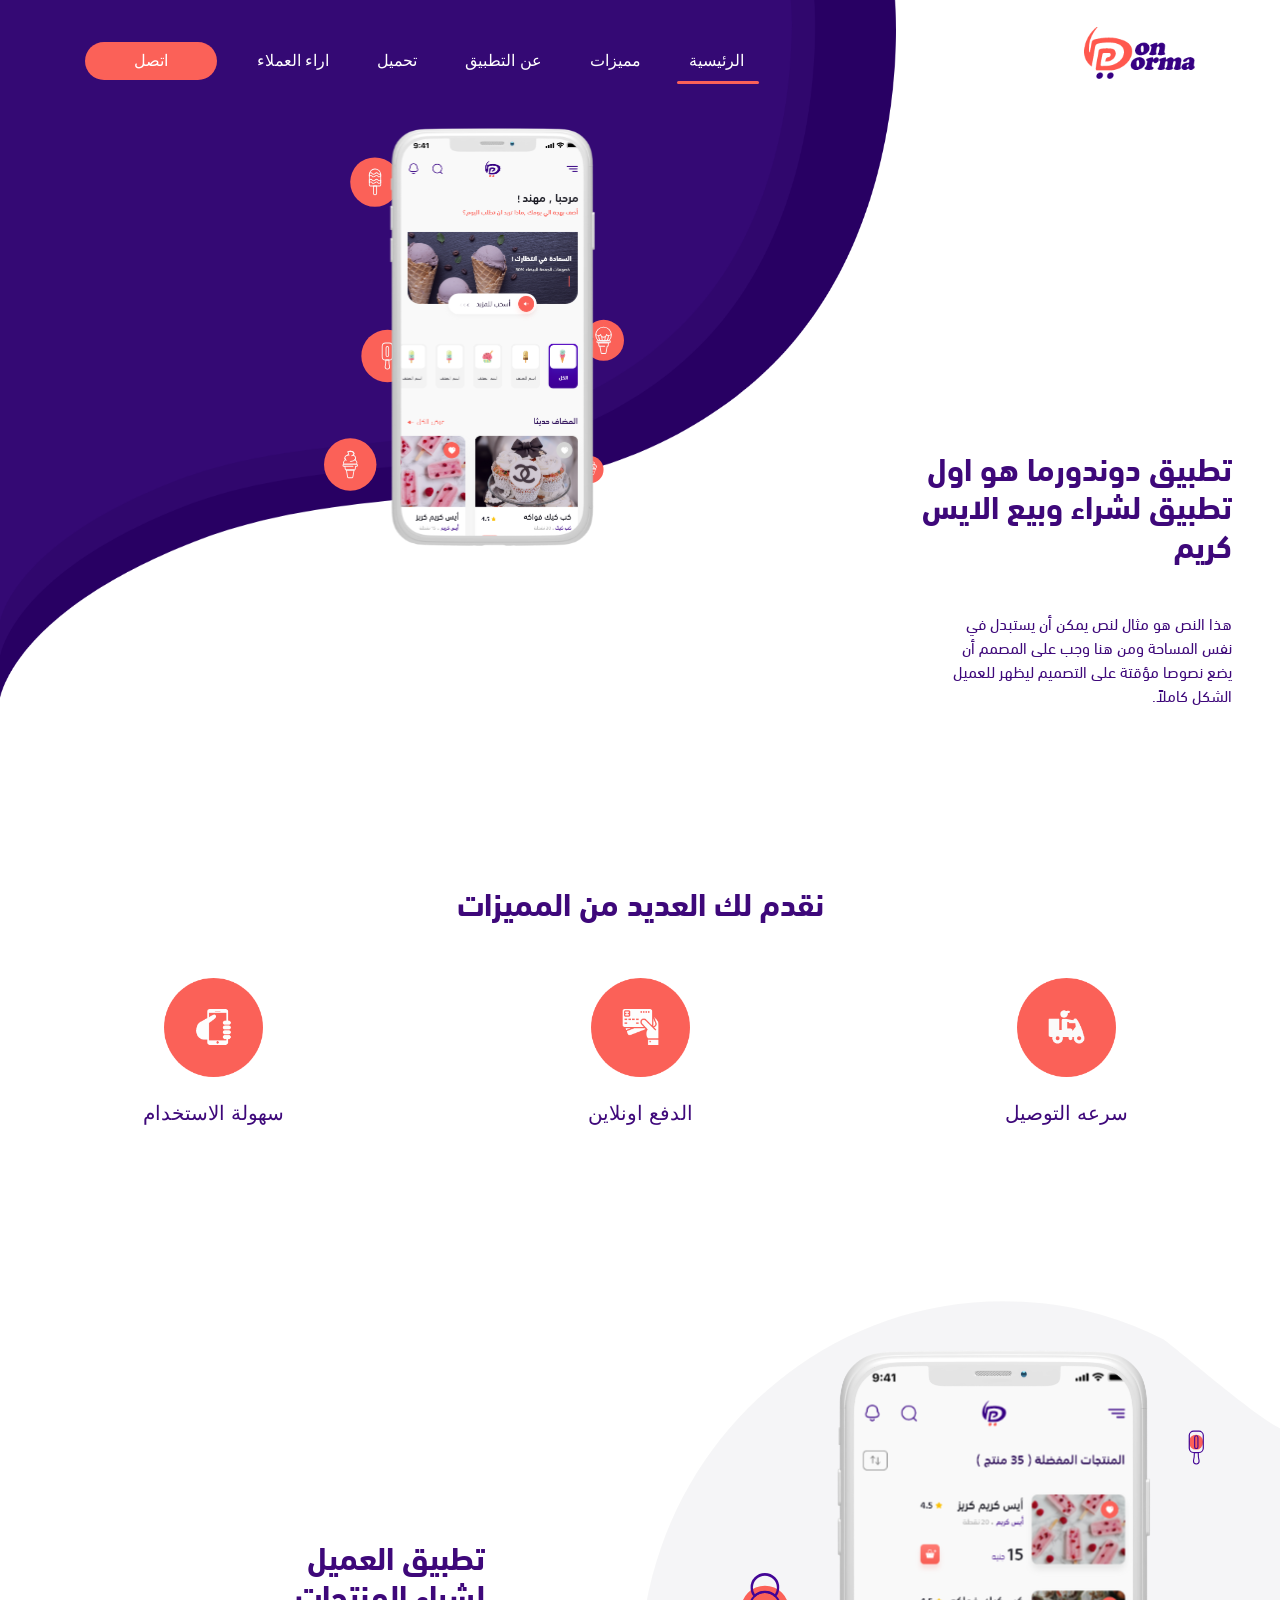
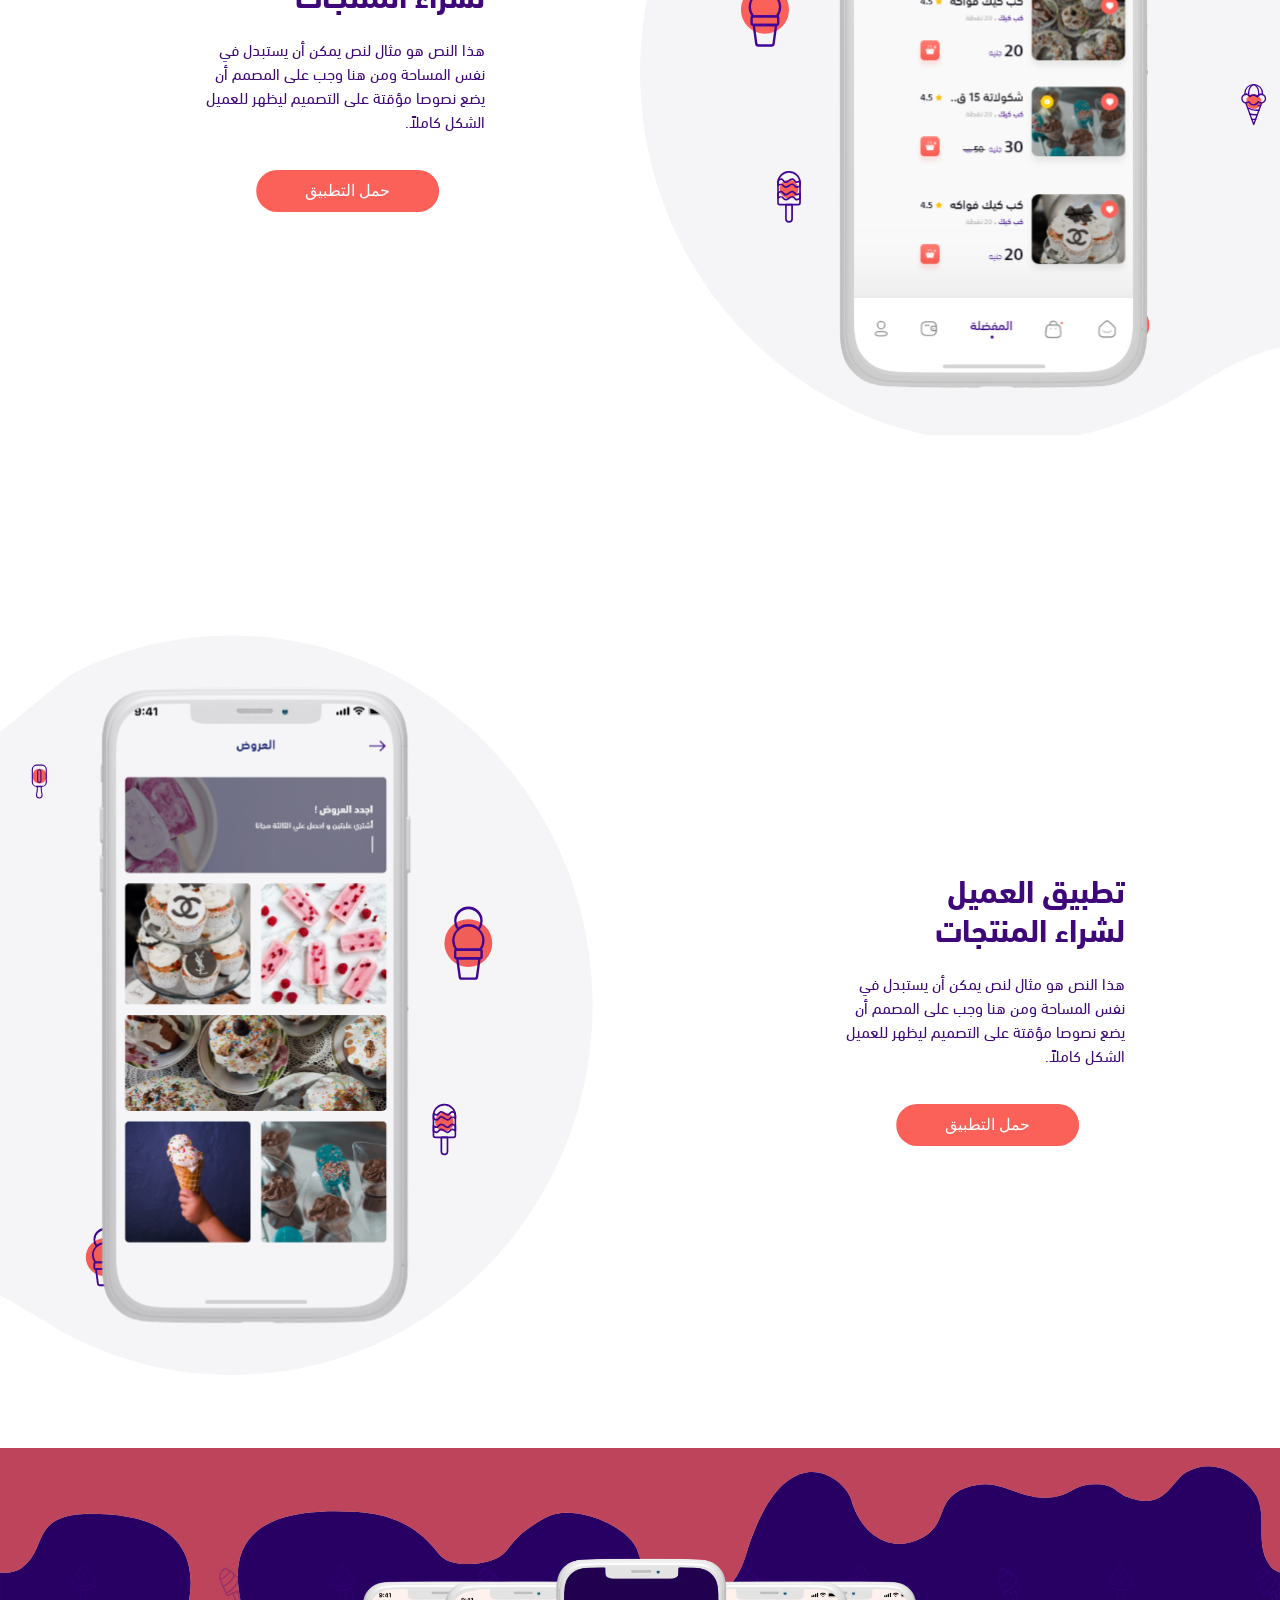
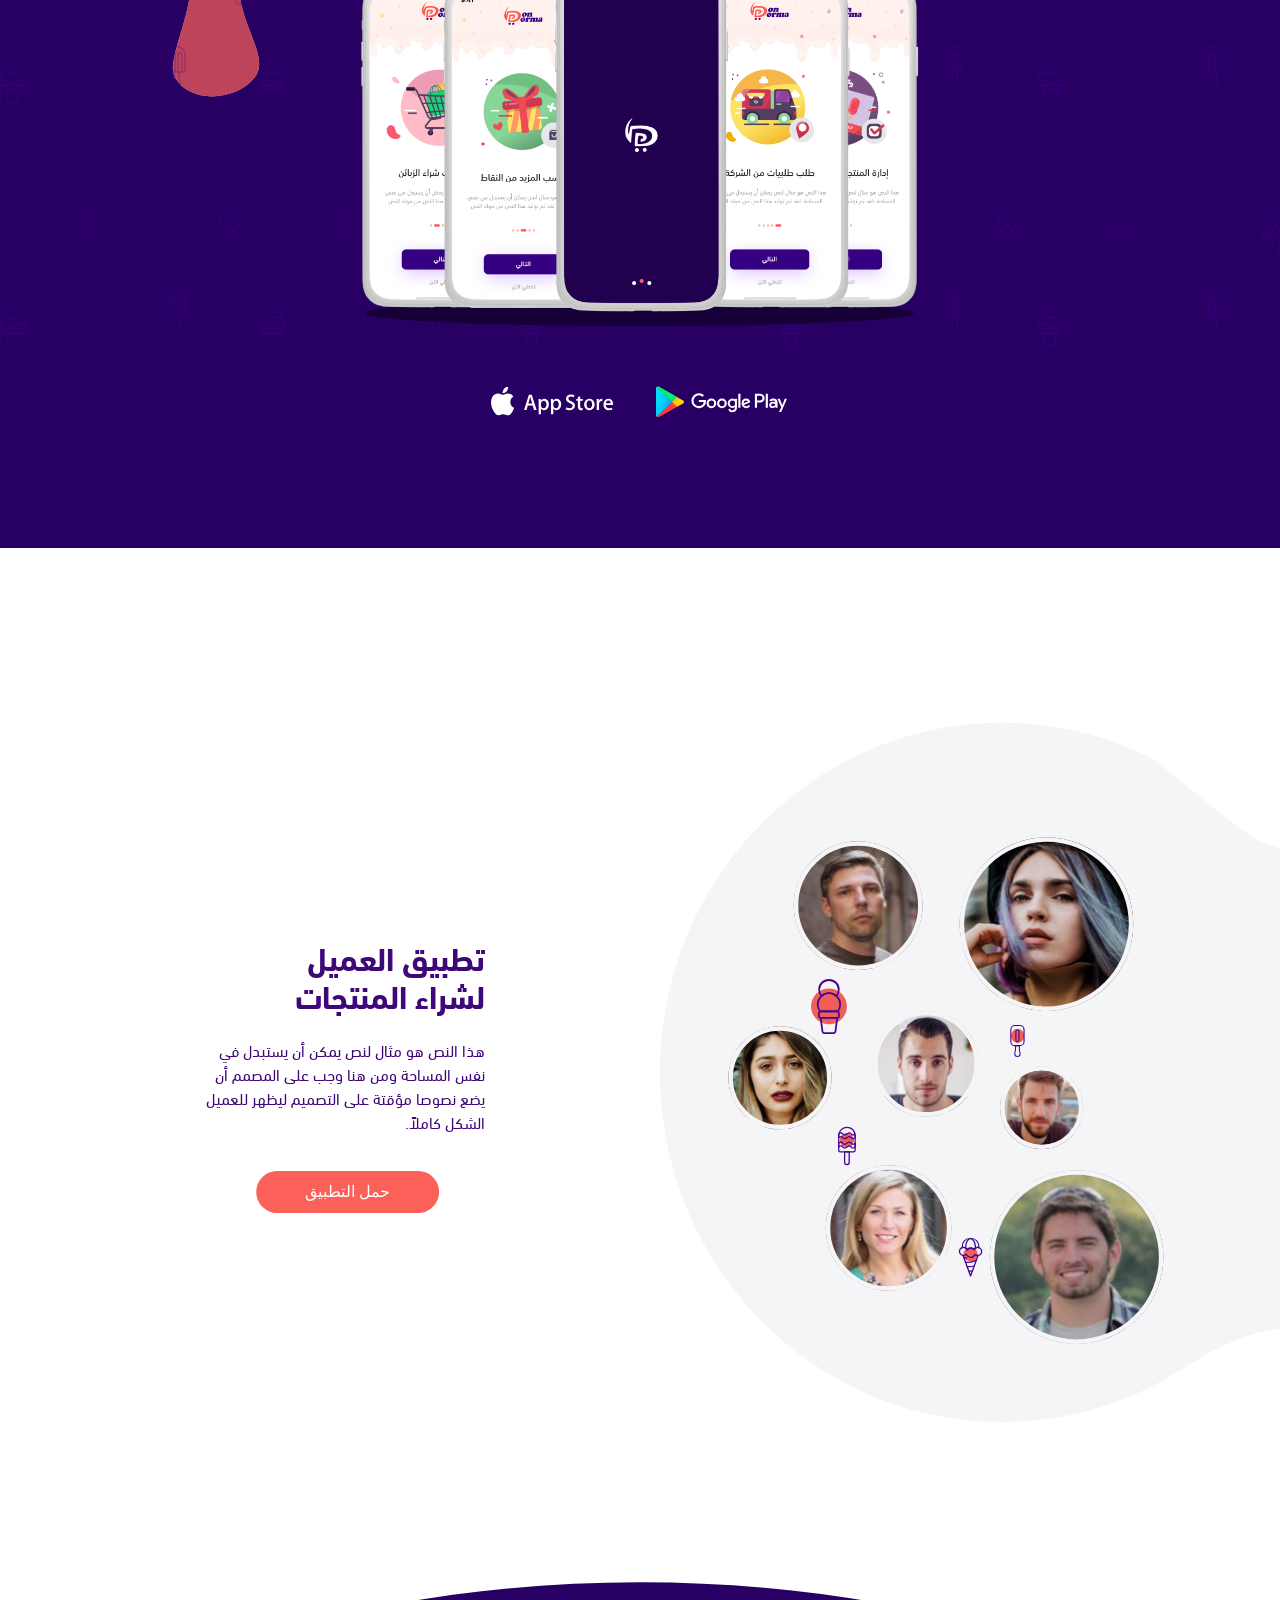
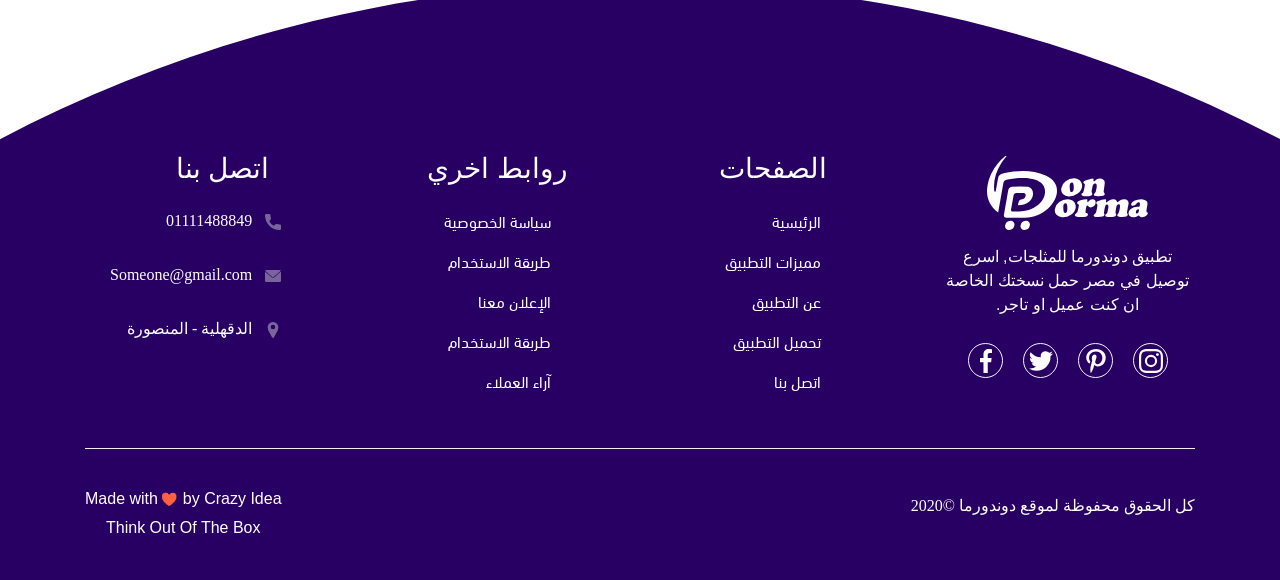
<file: index.html>
<!DOCTYPE html>
<html lang="ar" dir="rtl">

<head>
    <meta charset="utf-8">
    <meta name="viewport" content="width=device-width, initial-scale=1, shrink-to-fit=no" />
    <link rel="stylesheet" href="css/bootstrap.min.css" />
    <link rel="stylesheet" href="css/swiper-bundle.min.css" />
    <link rel="stylesheet" href="css/hover-min.css" />
    <link rel="stylesheet" href="css/main.min.css" />
    <link rel="stylesheet" href="https://cdnjs.cloudflare.com/ajax/libs/animate.css/4.1.1/animate.min.css" />
    <title>Dondorma</title>
    <link rel="icon" href="media/image/logofav.png" type="image">
    <script src="js/jquery-3.1.1.min.js"></script>
    <script src="js/popper.min.js"></script>
    <script src="js/bootstrap.min.js"></script>
    <script src="js/swiper-bundle.min.js"></script>
    <script>console.log('%c <== 7w7w++ ==> ', "background: #FFD100; color: #3A3838; padding-left:10px; border-radius: 20px; font-weight: bold;");</script>
</head>

<body data-spy="scroll" data-target=".navbar">
    <div class="container-fluid section1" id="home">
        <div class="row">
            <div class="col-sm-12 p-0">
                <nav class="navbar navbar-expand-lg navbar-light bg-transparent fixed-top">
                    <div class="container"> <img src="media/image/logo.png" alt="logo"> <button class="navbar-toggler"
                            type="button" data-toggle="collapse" data-target="#navbarSupportedContent"
                            aria-controls="navbarSupportedContent" aria-expanded="false" aria-label="Toggle navigation">
                            <span class="navbar-toggler-icon"></span> </button>
                        <div class="collapse mt-3 navbar-collapse" id="navbarSupportedContent">
                            <ul class="navbar-nav mr-auto">
                                <li class="nav-item mx-3"> <a class="nav-link" href="#home">الرئيسية</a></li>
                                <li class="nav-item mx-3"> <a class="nav-link" href="#features">مميزات</a></li>
                                <li class="nav-item mx-3"> <a class="nav-link" href="#about">عن التطبيق</a></li>
                                <li class="nav-item mx-3"> <a class="nav-link" href="#download">تحميل</a></li>
                                <li class="nav-item mx-3"> <a class="nav-link" href="#Opinions">اراء العملاء</a></li>
                            </ul>
                            <div class="my-btn navbar-nav hvr-bounce-in mr-3"> <a
                                    class="contact-btn text-white px-5 btn" href="#"> اتصل </a></div>
                        </div>
                    </div>
                </nav>
                <div class="row phonedesign">
                    <div class="col-sm-6 mr-5 texthead">
                        <h2>تطبيق دوندورما هو اول تطبيق لشراء وبيع الايس كريم</h2>
                        <p class="mt-5">هذا النص هو مثال لنص يمكن أن يستبدل في نفس المساحة ومن هنا وجب على المصمم أن يضع
                            نصوصا مؤقتة على التصميم ليظهر للعميل الشكل كاملاً.</p>
                    </div>
                    <div class="col-sm-4 animate__animated phonehead animate__bounce animate__repeat-2"> <img
                            src="media/image/headphone.svg" width="80%" alt="phone"></div>
                </div>
            </div>
        </div>
    </div>
    <div class="container-fluid" id="features">
        <div class="row section3">
            <div class="col-sm-12 mb-5">
                <h2>نقدم لك العديد من المميزات</h2>
            </div>
            <div class="col-sm-4 hvr-pulse-grow features text-center"> <img src="media/image/Delivery.png"
                    alt="Delivery">
                <h5 class="mt-4">سرعه التوصيل</h5>
            </div>
            <div class="col-sm-4 hvr-pulse-grow features text-center"> <img src="media/image/visa.png" alt="visa">
                <h5 class="mt-4">الدفع اونلاين</h5>
            </div>
            <div class="col-sm-4 hvr-pulse-grow features text-center"> <img src="media/image/easymobile.png"
                    alt="easymobile">
                <h5 class="mt-4">سهولة الاستخدام</h5>
            </div>
        </div>
    </div>
    <div class="container-fluid section4" id="about">
        <div class="row">
            <div class="col-sm-6 p-0"> <img src="media/image/sec4.svg" alt="phone"></div>
            <div class="col-sm-1"></div>
            <div class="col-sm-5 align-self-center pr-5">
                <h2>تطبيق العميل لشراء المنتجات</h2>
                <p class="mt-4">هذا النص هو مثال لنص يمكن أن يستبدل في نفس المساحة ومن هنا وجب على المصمم أن يضع نصوصا
                    مؤقتة على التصميم ليظهر للعميل الشكل كاملاً.</p> <button
                    class="btn px-5 py-2 hvr-rectangle-out text-white btn-download">حمل التطبيق</button>
            </div>
        </div>
    </div>
    <div class="container-fluid section4">
        <div class="row">
            <div class="col-sm-1"></div>
            <div class="col-sm-5 align-self-center pr-5">
                <h2>تطبيق العميل لشراء المنتجات</h2>
                <p class="mt-4">هذا النص هو مثال لنص يمكن أن يستبدل في نفس المساحة ومن هنا وجب على المصمم أن يضع نصوصا
                    مؤقتة على التصميم ليظهر للعميل الشكل كاملاً.</p> <button
                    class="btn px-5 py-2 hvr-rectangle-out text-white btn-download">حمل التطبيق</button>
            </div>
            <div class="col-sm-6 p-0"> <img src="media/image/sec5.svg" alt="phone"></div>
        </div>
    </div>
    <div class="container-fluid mt-5 sec6" id="download">
        <div class="row">
            <div class="col-sm-12"> <img src="media/image/designsec6.png" alt="Design" style="display: flex;">
                <div class="btn-download-app"> <button class="hvr-float-shadow" style="outline: none;"> <img
                            src="media/image/googlePlayBtn.svg" alt="icon"> </button> <button class="hvr-float-shadow"
                        style="outline: none;"> <img src="media/image/appStoreBtn.svg" alt="icon"> </button></div>
            </div>
        </div>
    </div>
    </div>
    <div class="container-fluid section7" id="Opinions">
        <div class="row">
            <div class="col-sm-6 p-0"> <img src="media/image/sec7.svg" alt="phone"></div>
            <div class="col-sm-1"></div>
            <div class="col-sm-5 align-self-center pr-5">
                <h2>تطبيق العميل لشراء المنتجات</h2>
                <p class="mt-4">هذا النص هو مثال لنص يمكن أن يستبدل في نفس المساحة ومن هنا وجب على المصمم أن يضع نصوصا
                    مؤقتة على التصميم ليظهر للعميل الشكل كاملاً.</p> <button
                    class="btn px-5 py-2 hvr-rectangle-out text-white btn-download">حمل التطبيق</button>
            </div>
        </div>
    </div>
    <footer>
        <div class="container">
            <div class="row">
                <div
                    class="col-lg-3 col-md-6 col-sm-12 logo-col d-flex flex-column align-items-sm-center justify-content-sm-center">
                    <img src="media/image/logo.svg" alt="logo footer">
                    <p>تطبيق دوندورما للمثلجات, اسرع توصيل في مصر حمل نسختك الخاصة ان كنت عميل او تاجر.</p>
                    <ul>
                        <li> <a class="hvr-float-shadow" target="_blank" href="https://www.instagram.com/ahmed_hawam/">
                                <img src="media/image/insta.svg" alt="icon-img" /> </a></li>
                        <li> <a class="hvr-float-shadow" target="_blank" href="https://www.instagram.com/ahmed_hawam/">
                                <img src="media/image/pen.svg" alt="icon-img" /> </a></li>
                        <li> <a class="hvr-float-shadow" target="_blank" href="https://www.facebook.com/ahmedhawam2030">
                                <img src="media/image/twitter.svg" alt="icon-img" /> </a></li>
                        <li> <a class="hvr-float-shadow" target="_blank" href="https://www.facebook.com/ahmedhawam2030">
                                <img src="media/image/facebook.svg" alt="icon-img" /> </a></li>
                    </ul>
                </div>
                <div class="accordion d-lg-flex col-lg-9 col-md-6 col-sm-9" id="accordion" style="margin:0 auto;"> <a
                        href="#pages" class="text-white text-center mb-3 h3 nav-link p-0 d-block d-lg-none d-xl-none"
                        data-toggle="collapse">الصفحات</a>
                    <div class="col-lg-4 col-md-12 col-sm-12 col-links">
                        <div class="h3 text-white d-none d-lg-block d-xl-block">الصفحات</div>
                        <div class="collapse d-lg-flex" id="pages" data-parent="#accordion">
                            <ul>
                                <li> <a class="hvr-float-shadow" href="#home"> الرئيسية </a></li>
                                <li> <a class="hvr-float-shadow" href="#features"> مميزات التطبيق </a></li>
                                <li> <a class="hvr-float-shadow" href="#about"> عن التطبيق </a></li>
                                <li> <a class="hvr-float-shadow" href="#download"> تحميل التطبيق </a></li>
                                <li> <a class="hvr-float-shadow" href="Opinions"> اتصل بنا </a></li>
                            </ul>
                        </div>
                    </div> <a href="#other"
                        class="text-white text-center mb-3 h3 nav-link p-0 d-block d-lg-none d-xl-none"
                        data-toggle="collapse">روابط اخري</a>
                    <div class="col-lg-4 col-md-12 col-sm-12 col-links">
                        <div class="h3 text-white d-none d-lg-block d-xl-block">روابط اخري</div>
                        <div class="collapse d-lg-flex" id="other" data-parent="#accordion">
                            <ul>
                                <li> <a class="hvr-float-shadow" href="#"> سياسة الخصوصية </a></li>
                                <li> <a class="hvr-float-shadow" href="#"> طريقة الاستخدام </a></li>
                                <li> <a class="hvr-float-shadow" href="#"> الإعلان معنا </a></li>
                                <li> <a class="hvr-float-shadow" href="#"> طربقة الاستخدام </a></li>
                                <li> <a class="hvr-float-shadow" href="#customer-opinions"> آراء العملاء </a></li>
                            </ul>
                        </div>
                    </div> <a href="#contact"
                        class="text-white text-center mb-3 h3 nav-link p-0 d-block d-lg-none d-xl-none"
                        data-toggle="collapse">اتصل بنا</a>
                    <div class="col-lg-4 col-md-12 col-sm-12 col-links">
                        <div class="h3 text-white d-none d-lg-block d-xl-block">اتصل بنا</div>
                        <div class="collapse d-lg-flex" id="contact" data-parent="#accordion">
                            <ul>
                                <li class="hvr-icon-buzz-out"> <img class="hvr-icon" src="media/image/mobile.svg"
                                        alt="phone-icon" /> <span>01111488849</span></li>
                                <li class="hvr-icon-buzz-out"> <img class="hvr-icon" src="media/image/email.svg"
                                        alt="mail-icon" /> <span>Someone@gmail.com</span></li>
                                <li class="hvr-icon-buzz-out"> <img class="hvr-icon" src="media/image/location.svg"
                                        alt="placeholder-icon" /> <span> الدقهلية - المنصورة</span></li>
                            </ul>
                        </div>
                    </div>
                </div>
            </div>
            <div class="footer-bottom">
                <div class="item">
                    <p>كل الحقوق محفوظة لموقع دوندورما ©2020</p>
                </div>
                <div class="item text-center">
                    <h6>Made with <img class="my-heart" src="media/image/heart.svg" alt="icon heart"> by Crazy Idea</h6>
                    <span>Think Out Of The Box</span>
                </div>
            </div>
        </div>
    </footer>
    <script>$(document).ready(function () { $('body').scrollspy({ target: ".navbar", offset: 50 }); $(".nav-item a").on('click', function (event) { if (this.hash !== "") { event.preventDefault(); var hash = this.hash; $('html, body').animate({ scrollTop: $(hash).offset().top }, 500, function () { window.location.hash = hash; }); } }); }); $(function () { $(document).scroll(function () { var $nav = $(".fixed-top"); $nav.toggleClass('my-nav-dark', $(this).scrollTop() > $nav.height()); }); });</script>
</body>

</html>
</file>
<file: css/main.min.css>
body{margin:0;padding:0;overflow-x:hidden}@font-face{font-family:Medium;src:url(../fonts/ArbFONTS-DINNextLTArabic-Medium-2.ttf)}@font-face{font-family:Regular;src:url(../fonts/ArbFONTS-DINNextLTArabic-Regular-2.ttf)}@font-face{font-family:bold;src:url(../fonts/ArbFONTS-DINNextLTArabic-Bold-2.ttf)}@font-face{font-family:light;src:url(../fonts/ArbFONTS-DINNEXTLTARABIC-LIGHT-2-1.ttf)}.section1::before{content:'';position:absolute;top:0;left:0;width:70%;height:700px;background-image:url(../media/image/navback.png);background-repeat:round}.logo img{display:block;margin-left:auto;margin-right:auto;width:25%}nav{width:100%;padding-bottom:25px;padding-top:25px;margin:0 auto}nav img{width:10%}.fixed-top{padding-bottom:25px;padding-top:25px}.navbar .navbar-collapse .navbar-nav .nav-link.active::before{content:'';position:absolute;bottom:-7%;height:3px;width:115%;background-color:#fb6158;border-radius:25px;transform:translate(15px,0)}.navbar .collapsing,.navbar .navbar-collapse.show{background-color:#f8f9fa6b;border-radius:20px;margin-top:17px;margin-bottom:17px;padding-bottom:20px}.navbar .navbar-collapse .navbar-nav{align-items:center;justify-content:center}.navbar .navbar-collapse .navbar-nav .nav-item{position:relative;margin:0 10px}.my-nav-dark{background-color:#fff!important;width:100%;box-shadow:2px 2px 7px 2px #dedede;padding-bottom:25px;padding-top:25px;transition:.7s}.my-nav-dark .nav-link{color:#3e087a!important}.phonedesign .texthead{margin-top:20rem!important}.btn-download-app{display:flex;justify-content:center;margin-top:10rem}.btn-download-app button{background:0 0;border:none}.btn-download-app button img{width:80%}.contact-btn{background-color:#fb6158;border-radius:30px}.my-btn{transition:1s}#navbarSupportedContent a{color:#fff}.navbar-nav li a:hover{color:#b3b3b3!important}.phonedesign{color:#3e087a;text-align:start;margin-top:8rem;width:95%}.phonedesign h2{font-family:bold;width:60%}.phonedesign p{font-family:Regular;width:50%}.section3 h2{font-family:bold;text-align:center;color:#3e087a;margin-top:10rem}.section3 img{margin-left:auto;margin-right:auto;width:25%}.section3 h5{color:#3e087a;display:block}.section4{margin-top:10rem;color:#3e087a;text-align:start}.section4 img{width:inherit}.section4 h2{font-family:bold;width:50%}.section4 p{font-family:Regular;width:60%}.section4 .btn-download{background-color:#fb6158;border-radius:30px;transform:translate(-25%,50%)}.section4 .btn-download:hover,.section7 .btn-download:hover{color:#fb6158!important}.hvr-rectangle-out:before{background:#fff;border-radius:30px;transition-duration:.5s}.sec6{background-image:url(../media/image/backsec6.svg);background-repeat:no-repeat;background-size:100%;height:700px}.sec6 img{width:45%;margin:0 auto;transform:translateY(30%)}.section7{margin-top:10rem;color:#3e087a;text-align:start}.section7 img{width:inherit}.section7 h2{font-family:bold;width:50%}.section7 p{font-family:Regular;width:60%}.section7 .btn-download{background-color:#fb6158;border-radius:30px;transform:translate(-25%,50%)}footer{background-image:url(../media/image/footer.svg);background-size:cover;background-position:center center;background-repeat:no-repeat;margin-top:10rem;padding-top:10rem}footer .logo-col{text-align:right}footer .logo-col img{margin-bottom:15px}footer .logo-col ul{list-style:none;padding:0;margin:0 auto;display:flex}footer .logo-col ul li{margin:10px}footer .logo-col ul li img{width:35px}footer .logo-col p{color:#fff;text-align:center}footer .col-links{display:flex;flex-direction:column;align-items:center;margin:10px 0}footer .col-links h3{margin-bottom:15px;font-size:1.7rem;color:#fff;font-family:Medium}footer .col-links ul{margin:0;padding:0;list-style:none;text-align:right}footer .col-links:last-child ul{margin:0;padding:0;list-style:none;text-align:right;margin-right:4rem}footer .col-links ul li{margin:15px 0}footer .col-links ul li a{text-decoration:none;color:#fff;font-family:Regular}footer .col-links ul li img{width:1rem;margin-left:.5rem}footer .col-links ul li span{color:#fff;font-family:medium-font;font-size:1rem}footer .footer-bottom{padding:40px 0;margin-top:30px;border-top:1.5px solid #f1f1f1;display:flex;justify-content:space-between;align-items:center;color:#fff}footer .footer-bottom p{font-family:medium-font}footer .footer-bottom .my-heart{animation:hvr-pulse .3s infinite}@media only screen and (max-width:1200px){.section1::before{width:82%!important}.phonehead img{margin-top:10rem!important}.section7{margin-top:0!important}.phonedesign .texthead{margin-top:15rem!important}.section4 .btn-download{transform:translate(-25%,50%)}.section7 .btn-download{transform:translate(-25%,50%)}.section4 h2{font-family:bold;width:100%}.section4 p{font-family:Regular;width:90%}.section7 h2{font-family:bold;width:100%}.section7 p{font-family:Regular;width:90%}}@media (min-width:768px) and (max-width:991.98px){.navbar{background-color:#fff!important;color:#3e087a!important}.navbar-light .navbar-nav .active>.nav-link,.navbar-light .navbar-nav .nav-link.active,.navbar-light .navbar-nav .nav-link.show,.navbar-light .navbar-nav .show>.nav-link{color:#3e087a!important}.navbar-light .navbar-nav .nav-link:focus,.navbar-light .navbar-nav .nav-link:hover{color:#3e087a!important}.nav-link{color:#3e087a!important}nav img{width:12%}.section1::before{background:0 0}.navbar-light .navbar-toggler{border:2px solid #000!important}.navbar-light .navbar-toggler-icon{background-image:url("data:image/svg+xml,%3csvg xmlns='http://www.w3.org/2000/svg' width='30' height='30' viewBox='0 0 30 30'%3e%3cpath stroke='rgba(0,0,0, 1)' stroke-linecap='round' stroke-miterlimit='10' stroke-width='2' d='M4 7h22M4 15h22M4 23h22'/%3e%3c/svg%3e")!important}.navbar .navbar-collapse .navbar-nav .nav-link.active::before{content:'';position:absolute;bottom:0;height:3px;width:150%;background-color:#fb6158;border-radius:25px;transform:translate(15px,0)}.my-btn{display:flex;margin-right:3rem!important;margin-top:1.5rem}.phonedesign{margin-top:0}.phonehead img{margin-top:10rem!important;width:100%}.phonedesign .texthead{margin-top:10rem!important}.btn-download{width:70%;padding-left:0!important;padding-right:0!important}.section4 h2{font-family:bold;width:100%}.section4 p{font-family:Regular;width:100%}.section7 h2{font-family:bold;width:100%}.section7 p{font-family:Regular;width:100%}.section4 .btn-download{transform:translate(-10%,50%)}.section7 .btn-download{transform:translate(-10%,50%)}.btn-download-app{margin-top:8rem}.sec6{height:500px}.col-links{margin:0 auto!important}.accordion{margin-top:3rem!important}footer .col-links:last-child ul{margin-right:6rem}footer{margin-top:5rem}footer .logo-col ul{margin:0}.accordion a{color:#fff!important}}@media (min-width:576px) and (max-width:760px){.navbar{background-color:#fff!important;color:#3e087a!important}nav img{width:15%}.navbar-light .navbar-nav .active>.nav-link,.navbar-light .navbar-nav .nav-link.active,.navbar-light .navbar-nav .nav-link.show,.navbar-light .navbar-nav .show>.nav-link{color:#3e087a!important}.navbar-light .navbar-nav .nav-link:focus,.navbar-light .navbar-nav .nav-link:hover{color:#3e087a!important}.nav-link{color:#3e087a!important}.section1::before{background:0 0}.navbar-light .navbar-toggler{border:2px solid #000!important}.navbar-light .navbar-toggler-icon{background-image:url("data:image/svg+xml,%3csvg xmlns='http://www.w3.org/2000/svg' width='30' height='30' viewBox='0 0 30 30'%3e%3cpath stroke='rgba(0,0,0, 1)' stroke-linecap='round' stroke-miterlimit='10' stroke-width='2' d='M4 7h22M4 15h22M4 23h22'/%3e%3c/svg%3e")!important}.navbar .navbar-collapse .navbar-nav .nav-link.active::before{content:'';position:absolute;bottom:0;height:3px;width:150%;background-color:#fb6158;border-radius:25px;transform:translate(15px,0)}.my-btn{display:flex;margin-right:3rem!important;margin-top:1.5rem}.phonedesign{margin-top:0}.phonedesign h2{width:100%}.phonedesign p{width:100%}.phonehead img{margin-top:10rem!important;width:130%}.phonedesign .texthead{margin-top:10rem!important}.btn-download{width:70%;padding-left:0!important;padding-right:0!important}.section4 h2{font-family:bold;width:100%}.section4 p{font-family:Regular;width:100%}.section7 h2{font-family:bold;width:100%}.section7 p{font-family:Regular;width:100%}.section4 .btn-download{transform:translate(-10%,50%)}.section7 .btn-download{transform:translate(-10%,50%)}.btn-download-app{margin-top:6rem}.sec6{height:500px}.col-links{margin:0 auto!important}.accordion{margin-top:3rem!important}footer .col-links:last-child ul{margin-right:6rem}footer{margin-top:5rem}footer .logo-col ul{margin:0}.accordion a{color:#fff!important}}@media only screen and (max-width:576px){.navbar{background-color:#fff!important;color:#3e087a!important}nav img{width:15%}.navbar-light .navbar-nav .active>.nav-link,.navbar-light .navbar-nav .nav-link.active,.navbar-light .navbar-nav .nav-link.show,.navbar-light .navbar-nav .show>.nav-link{color:#3e087a!important}.navbar-light .navbar-nav .nav-link:focus,.navbar-light .navbar-nav .nav-link:hover{color:#3e087a!important}.nav-link{color:#3e087a!important}.section1::before{background:0 0}.navbar-light .navbar-toggler{border:2px solid #000!important}.navbar-light .navbar-toggler-icon{background-image:url("data:image/svg+xml,%3csvg xmlns='http://www.w3.org/2000/svg' width='30' height='30' viewBox='0 0 30 30'%3e%3cpath stroke='rgba(0,0,0, 1)' stroke-linecap='round' stroke-miterlimit='10' stroke-width='2' d='M4 7h22M4 15h22M4 23h22'/%3e%3c/svg%3e")!important}.navbar .navbar-collapse .navbar-nav .nav-link.active::before{content:'';position:absolute;bottom:0;height:3px;width:150%;background-color:#fb6158;border-radius:25px;transform:translate(16px,0)}.my-btn{display:flex;margin-right:3rem!important;margin-top:1.5rem}.section3 h2{margin-top:5rem}.phonedesign{margin:0;width:100%}.phonedesign h2{font-family:bold;width:100%}.phonedesign p{font-family:Regular;width:95%}.phonehead img{margin-top:3rem!important;display:block;margin-left:auto;margin-right:auto;width:50%}.features{margin-top:1rem}.phonedesign .texthead{margin-top:10rem!important}.btn-download-app{margin-top:4rem}.btn-download-app button img{width:70%}.navbar .navbar-collapse .navbar-nav{padding:0;margin-right:0!important}.section4{margin-top:5rem}.sec6{height:350px}.btn-download{width:70%;padding-left:0!important;padding-right:0!important}.section4 h2{font-family:bold;width:100%}.section4 p{font-family:Regular;width:95%}.section4 img,.section7 img{display:none}.section7 h2{font-family:bold;width:100%}.section7 p{font-family:Regular;width:95%}.section4 .btn-download{transform:translate(-15%,50%)}.section7 .btn-download{transform:translate(-15%,50%)}footer{margin-top:5rem;padding-top:3rem}footer .footer-bottom{display:block}footer .footer-bottom .item{text-align:center;margin-top:2rem}footer .logo-col ul{margin:auto}footer .col-links ul li{display:block}footer .logo-col img{width:40%;margin:15px auto}.accordion a{color:#fff!important}}@media (min-width:1600px) and (max-width:2600px){.sec6{height:900px}.btn-download-app{margin-top:13rem}footer{height:780px}}
</file>
